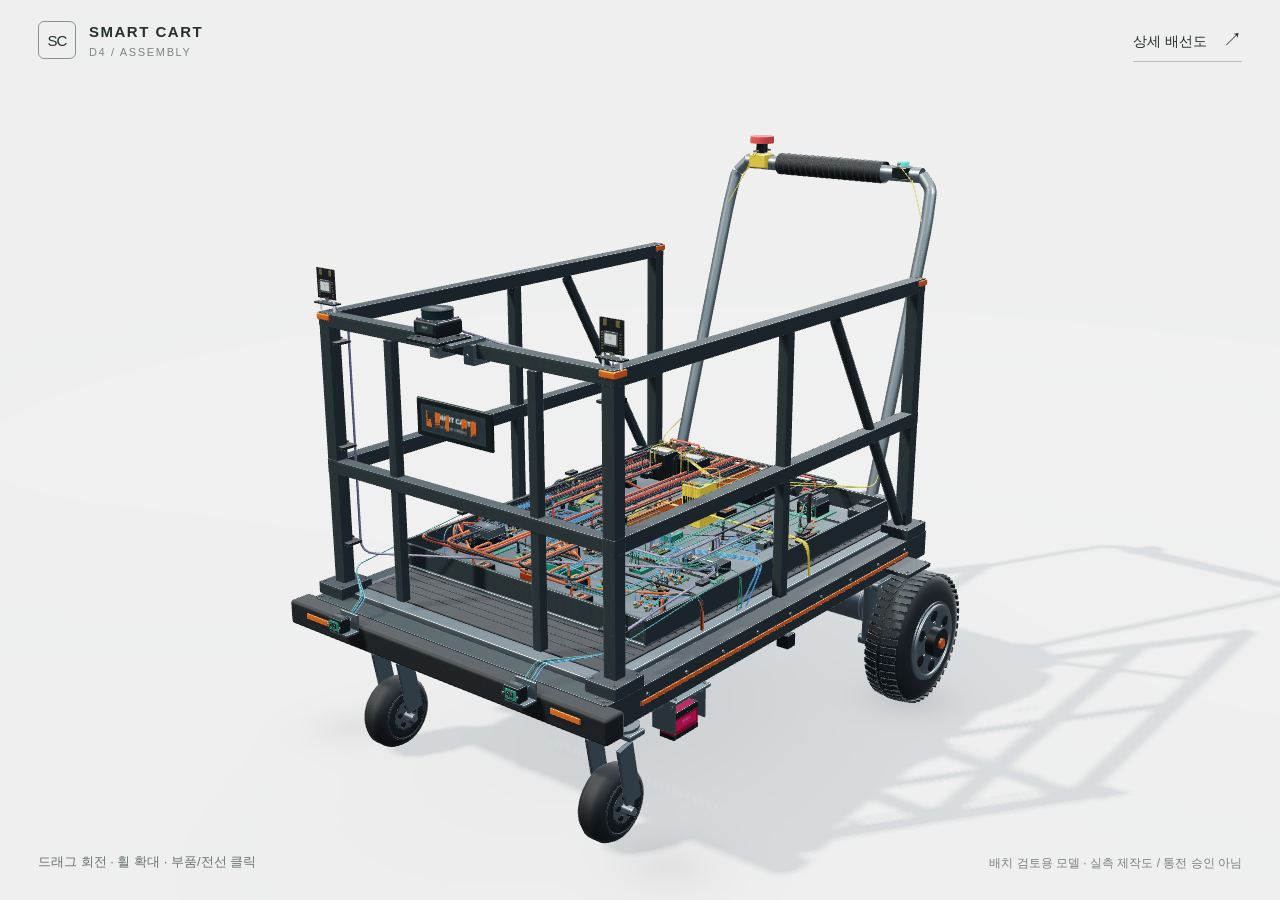
<file: index.html>
<!doctype html>
<html lang="ko"><head><meta charset="utf-8"><meta name="viewport" content="width=device-width, initial-scale=1"><meta name="theme-color" content="#eff0ee"><meta name="description" content="전륜 개별 서보, 전방 ToF와 전면 상단 LiDAR를 적용한 스마트 카트 D4. 부품과 전선을 클릭해 결선을 확인하는 3D 조립체."><title>Smart Cart D4 | 3D Assembly</title><link rel="icon" href="./assets/favicon.svg" type="image/svg+xml"><link rel="stylesheet" href="./css/model.css"></head>
<body>
<header class="model-header"><a class="wordmark" href="./index.html" aria-label="Smart Cart D4"><span class="brand-symbol">SC</span><span>SMART CART<span class="version">D4 / ASSEMBLY</span></span></a><a class="wiring-link" href="./wiring.html">상세 배선도 <span aria-hidden="true">↗</span></a></header>
<main class="model-stage"><canvas id="cart-canvas" tabindex="0" aria-label="스마트 카트 3D 조립체. 드래그 회전, 휠 확대, 우클릭 이동. 부품 또는 전선 클릭으로 설명. 키보드 방향키 회전, +/− 확대, Home 초기 시점, Escape 선택 해제."></canvas><div class="loading" id="model-loading" role="status"><span></span>조립체를 불러오는 중</div><div id="model-error" class="model-error" hidden></div><aside id="part-panel" class="part-panel" hidden aria-label="선택한 부품 또는 전선 설명"><button id="close-panel" class="close-panel" aria-label="설명 닫기">×</button><div id="part-content" aria-live="polite"></div></aside><div class="model-help"><span id="view-hint">드래그 회전 · 휠 확대 · 부품/전선 클릭</span><span id="render-note" hidden></span></div><div class="model-notice">배치 검토용 모델 · 실측 제작도 / 통전 승인 아님</div></main>
<script src="./js/design-data.js" defer></script><script src="./js/engine.js" defer></script><script src="./js/cpu-renderer.js" defer></script><script src="./js/cart-model.js" defer></script><script src="./js/model-app.js" defer></script>
</body></html>
</file>
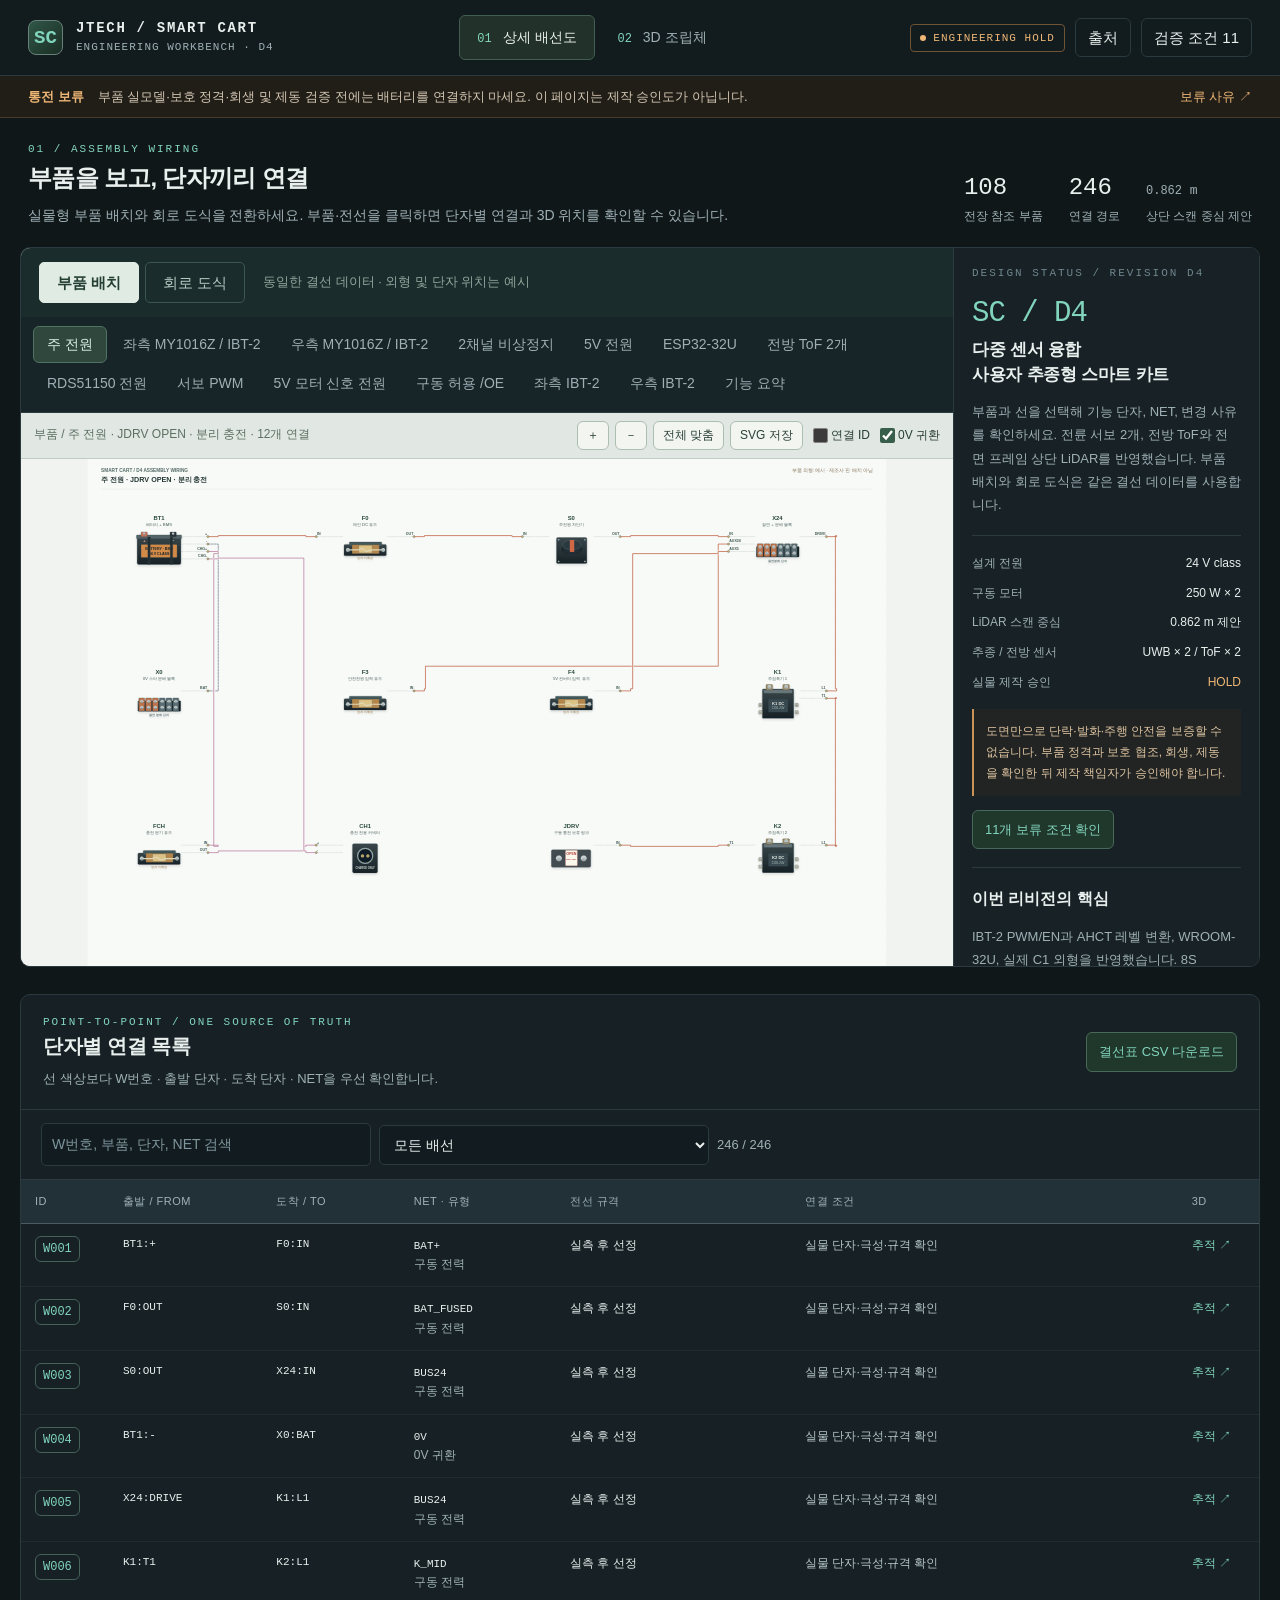
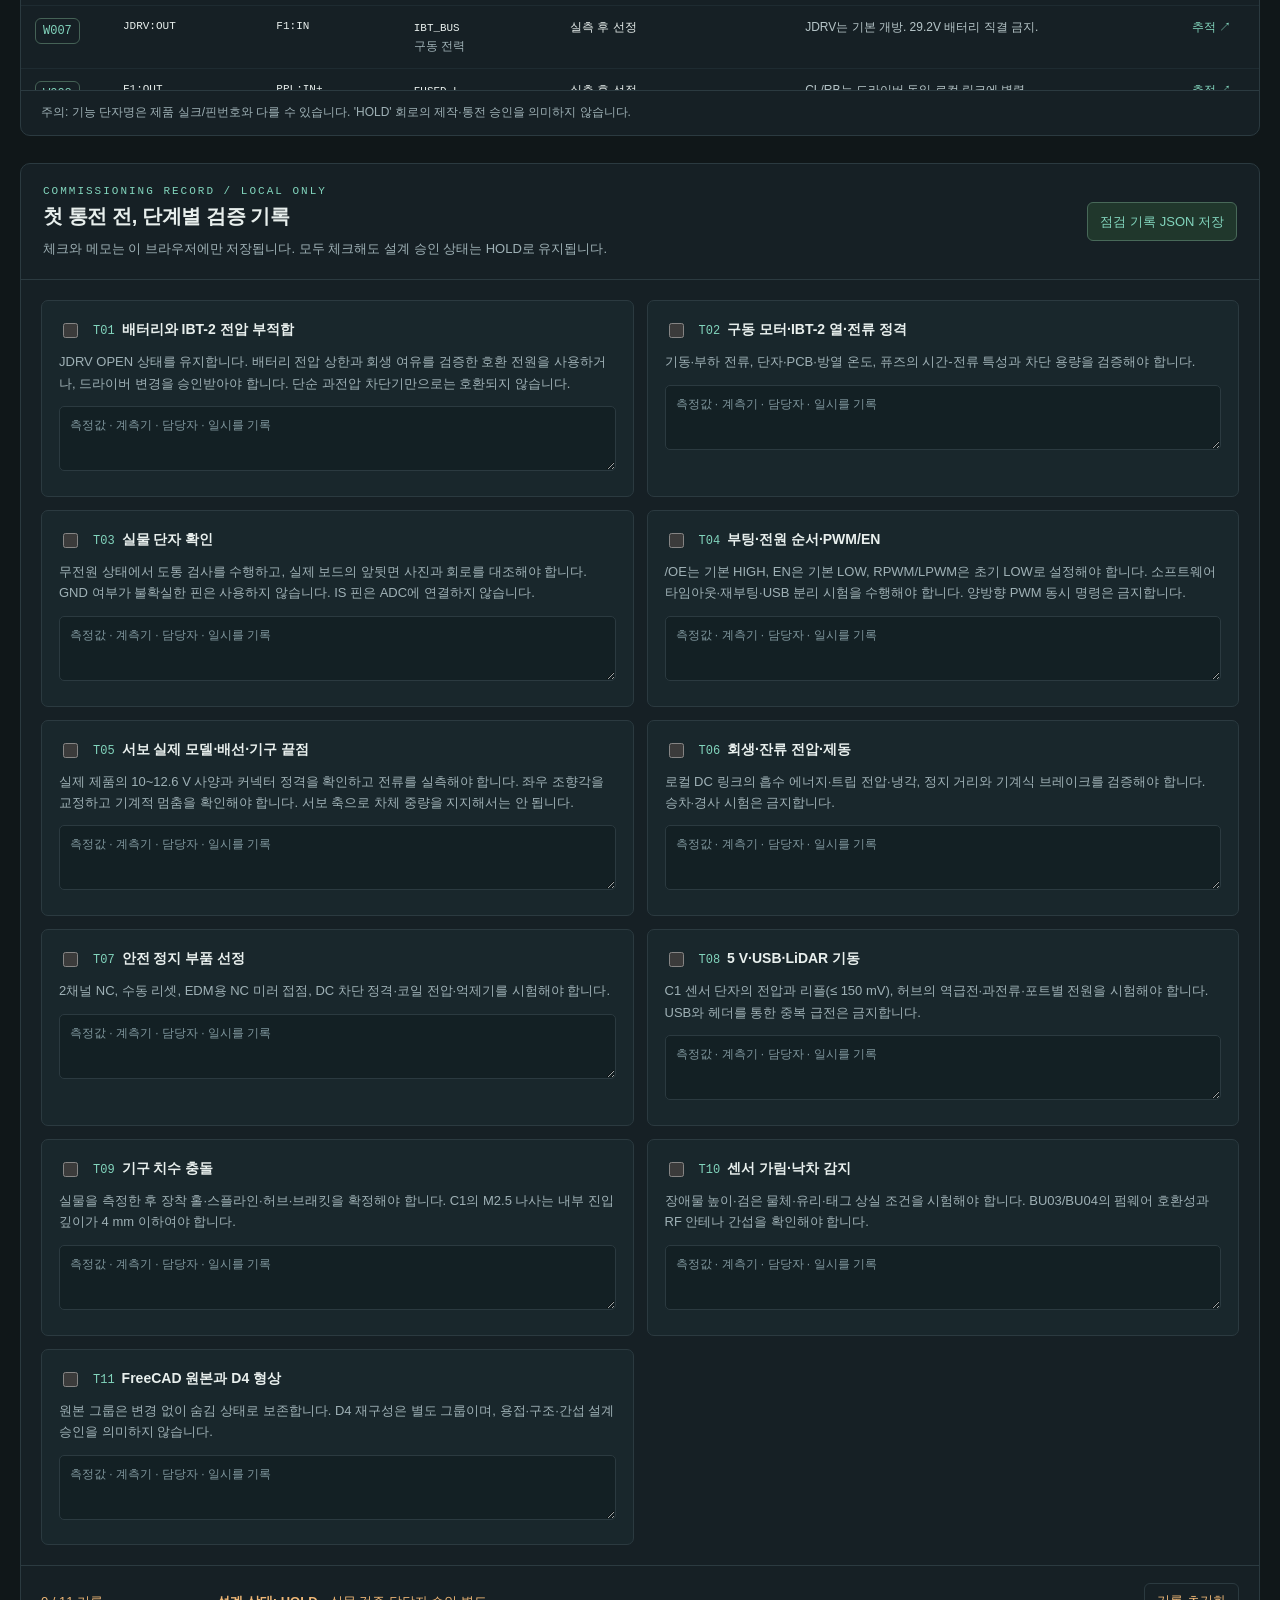
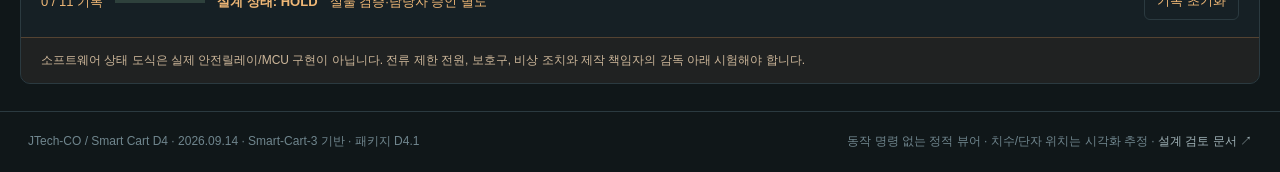
<file: wiring.html>
<!doctype html><html lang="ko"><head><meta charset="utf-8"><meta name="viewport" content="width=device-width, initial-scale=1"><meta name="theme-color" content="#142025"><meta name="description" content="스마트 카트 D4: 전륜 서보·전방 ToF·프레임 상단 LiDAR의 부품형 결선도 및 회로 도식. 실측 제작 승인도 또는 안전 인증이 아닙니다."><title>상세 배선도 | Smart Cart D4</title><link rel="icon" href="./assets/favicon.svg" type="image/svg+xml"><link rel="stylesheet" href="./css/app.css"></head><body data-page="wiring">
<header class="topbar"><a class="brand" href="./index.html"><span class="brand-mark">SC</span><span class="brand-text">JTECH / SMART CART<small>ENGINEERING WORKBENCH · D4</small></span></a><nav class="main-nav" aria-label="페이지"><a href="./wiring.html" class="current" aria-current="page"><b>01</b> 상세 배선도</a><a href="./index.html" ><b>02</b> 3D 조립체</a></nav><div class="header-actions"><span class="status-tag"><i class="dot"></i> ENGINEERING HOLD</span><button class="sources-open">출처</button><button class="gates-open">검증 조건 <span data-stat="gates">11</span></button></div></header>
<div class="notice"><strong>통전 보류</strong><span>부품 실모델·보호 정격·회생 및 제동 검증 전에는 배터리를 연결하지 마세요. 이 페이지는 제작 승인도가 아닙니다.</span><a href="#" class="gates-open">보류 사유 ↗</a></div>
<section class="page-head"><div><div class="eyebrow">01 / ASSEMBLY WIRING</div><h1>부품을 보고, 단자끼리 연결</h1><p>실물형 부품 배치와 회로 도식을 전환하세요. 부품·전선을 클릭하면 단자별 연결과 3D 위치를 확인할 수 있습니다.</p></div><div class="head-stats"><div class="head-stat"><strong data-stat="components">108</strong><span>전장 참조 부품</span></div><div class="head-stat"><strong data-stat="connections">246</strong><span>연결 경로</span></div><div class="head-stat"><strong><span data-stat="lidar">0.862</span><span style="font-size:13px"> m</span></strong><span>상단 스캔 중심 제안</span></div></div></section>
<main><section class="wiring-workspace"><div class="wiring-main"><div class="diagram-mode" role="group" aria-label="도면 표현"><button data-mode="physical" class="active">부품 배치</button><button data-mode="schematic">회로 도식</button><span>동일한 결선 데이터 · 외형 및 단자 위치는 예시</span></div><nav class="sheet-tabs" aria-label="회로 시트"><button data-sheet="power">주 전원</button><button data-sheet="driveL">좌측 MY1016Z / IBT-2</button><button data-sheet="driveR">우측 MY1016Z / IBT-2</button><button data-sheet="safety">2채널 비상정지</button><button data-sheet="usb">5V 전원</button><button data-sheet="sensor">ESP32-32U</button><button data-sheet="ranging">전방 ToF 2개</button><button data-sheet="steering">RDS51150 전원</button><button data-sheet="pwm">서보 PWM</button><button data-sheet="bufferpower">5V 모터 신호 전원</button><button data-sheet="enable">구동 허용 /OE</button><button data-sheet="signal">좌측 IBT-2</button><button data-sheet="signalR">우측 IBT-2</button><button data-sheet="overview">기능 요약</button></nav><div class="sheet-tools"><span class="sheet-caption" id="sheet-caption">D4 · 부품 배치 / 실물 핀 순서 아님</span><button id="zoom-in" aria-label="배선도 확대">＋</button><button id="zoom-out" aria-label="배선도 축소">－</button><button id="zoom-fit">전체 맞춤</button><button id="svg-save">SVG 저장</button><label><input type="checkbox" id="wire-labels">연결 ID</label><label><input type="checkbox" id="returns-show" checked>0V 귀환</label></div><div class="drawing-wrap" id="drawing-wrap" tabindex="0" aria-label="배선도. 휠과 핀치로 확대, 드래그로 이동. 부품과 선을 선택할 수 있습니다."></div><div class="diagram-bottom"><span class="legend-item"><i class="legend-line" style="--c:#be5b3d"></i>구동 전력</span><span class="legend-item"><i class="legend-line" style="--c:#7c7130"></i>안전정지</span><span class="legend-item"><i class="legend-line" style="--c:#36866d"></i>저전압</span><span class="legend-item"><i class="legend-line" style="--c:#647fc5"></i>신호</span><span class="legend-item"><i class="legend-line" style="--c:#8c75b5"></i>USB</span><span class="legend-item"><i class="legend-line" style="--c:#6f7d8a"></i>0V</span><span class="right">교차점은 접속 아님 · 포트 접점만 연결</span></div></div><aside class="inspector" id="inspector" aria-live="polite"></aside></section>
<section class="connection-section" id="connections"><header class="section-head"><div><div class="eyebrow">POINT-TO-POINT / ONE SOURCE OF TRUTH</div><h2>단자별 연결 목록</h2><p>선 색상보다 W번호 · 출발 단자 · 도착 단자 · NET을 우선 확인합니다.</p></div><a href="./data/point-to-point.csv" class="button" download>결선표 CSV 다운로드</a></header><div class="section-controls"><input class="input" id="wire-search" type="search" placeholder="W번호, 부품, 단자, NET 검색" aria-label="연결 검색"><select class="input" id="wire-filter" aria-label="연결 유형"><option value="all">모든 배선</option value="power">구동 전력</option><option value="steerpower">12V 조향 전력</option><option value="return">0V 귀환</option><option value="motor">모터 출력</option><option value="safety">안전정지</option><option value="logic">저전압 전원</option><option value="signal">신호</option><option value="usb">USB</option><option value="charge">충전</option></select><span class="small muted" id="wire-count">246 / 246</span></div><div class="table-scroll"><table class="connection-table"><thead><tr><th>ID</th><th>출발 / FROM</th><th>도착 / TO</th><th>NET · 유형</th><th>전선 규격</th><th>연결 조건</th><th>3D</th></tr></thead><tbody id="wire-table"></tbody></table></div><div class="table-summary">주의: 기능 단자명은 제품 실크/핀번호와 다를 수 있습니다. 'HOLD' 회로의 제작·통전 승인을 의미하지 않습니다.</div></section>
<section class="commission-section" id="commission"><header class="section-head"><div><div class="eyebrow">COMMISSIONING RECORD / LOCAL ONLY</div><h2>첫 통전 전, 단계별 검증 기록</h2><p>체크와 메모는 이 브라우저에만 저장됩니다. 모두 체크해도 설계 승인 상태는 HOLD로 유지됩니다.</p></div><button class="button" id="export-checks">점검 기록 JSON 저장</button></header><div class="check-grid" id="checks"></div><div class="check-foot"><span id="check-progress">0 / 11 기록</span><span class="progress"><i id="check-progress-bar" style="width:0%"></i></span><strong>설계 상태: HOLD</strong><span>실물 검증·담당자 승인 별도</span><button id="reset-checks">기록 초기화</button></div><div class="banner-inline">소프트웨어 상태 도식은 실제 안전릴레이/MCU 구현이 아닙니다. 전류 제한 전원, 보호구, 비상 조치와 제작 책임자의 감독 아래 시험해야 합니다.</div></section></main>

<footer class="footer"><span>JTech-CO / Smart Cart D4 · 2026.09.14 · Smart-Cart-3 기반 · 패키지 D4.1</span><span>동작 명령 없는 정적 뷰어 · 치수/단자 위치는 시각화 추정 · <a href="./docs/SAFETY-REVIEW-KR.md">설계 검토 문서 ↗</a></span></footer><div id="toast" class="toast hidden" role="status"></div><div id="modal-root"></div>
<script src="./js/design-data.js" defer></script><script src="./js/common.js" defer></script><script src="./js/schematic.js" defer></script><script src="./js/pictorial.js" defer></script><script src="./js/wiring-app.js" defer></script></body></html>
</file>
<file: css/model.css>
:root{font-family:Inter,"Segoe UI","Noto Sans KR","Malgun Gothic",sans-serif;color:#24312f;background:#eef0ee;font-synthesis:none}*{box-sizing:border-box}body{margin:0;overflow:hidden}a{color:inherit;text-decoration:none}button{font:inherit}button:focus-visible,a:focus-visible,canvas:focus-visible{outline:2px solid #b96739;outline-offset:4px}[hidden]{display:none!important}.model-header{height:80px;position:absolute;z-index:10;inset:0 0 auto;display:flex;align-items:center;justify-content:space-between;padding:0 38px;pointer-events:none}.model-header a{pointer-events:auto}.wordmark{display:flex;gap:13px;align-items:center;font-size:15px;font-weight:650;letter-spacing:.10em}.brand-symbol{width:38px;height:38px;display:grid;place-items:center;border:1px solid #88958c;border-radius:6px;font-size:15px;font-weight:500;letter-spacing:-.06em}.version{display:block;font-size:11px;font-weight:450;letter-spacing:.15em;color:#79877f;margin-top:6px}.wiring-link{font-size:14px;border-bottom:1px solid #b7c0ba;padding:8px 0}.wiring-link span{padding-left:12px;font-size:19px}.model-stage{position:relative;width:100vw;height:100dvh;min-height:380px}.model-stage canvas{display:block;width:100%;height:100%;touch-action:none;outline:none;cursor:grab}.model-stage canvas:active{cursor:grabbing}.loading{position:absolute;inset:0;display:flex;align-items:center;justify-content:center;gap:12px;background:#eef0ee;font-size:14px;letter-spacing:.03em;z-index:7}.loading span{width:22px;height:22px;border:2px solid #d9dfd9;border-top-color:#717f76;border-radius:50%;animation:spin 1s linear infinite}@keyframes spin{to{transform:rotate(360deg)}}.model-help{position:absolute;left:38px;bottom:27px;font-size:13px;line-height:1.7;color:#69756e;pointer-events:none}.model-help span{display:block}.model-notice{position:absolute;right:38px;bottom:28px;font-size:12px;color:#79847d;pointer-events:none}.part-panel{position:absolute;right:26px;top:99px;width:350px;max-height:calc(100dvh - 178px);overflow:auto;background:rgba(251,252,249,.965);border:1px solid #d0d8d0;border-top:3px solid #c5794d;border-radius:6px;box-shadow:0 14px 40px #263b2920;padding:25px 23px 22px;scrollbar-width:thin;scrollbar-color:#bcc7bd transparent;backdrop-filter:blur(12px)}.close-panel{position:absolute;right:12px;top:10px;width:32px;height:32px;border:0;background:transparent;font-size:25px;font-weight:300;color:#66776b;cursor:pointer}.part-kind{color:#87948b;font-size:11px;letter-spacing:.15em;font-weight:550;margin-bottom:13px}.part-ref{font-family:Consolas,monospace;font-size:27px;font-weight:500;color:#ab663e;margin-bottom:7px}.part-panel h1{font-size:20px;line-height:1.5;margin:0 25px 6px 0;font-weight:650;letter-spacing:-.04em}.part-sub{font-size:13px;color:#6b7b71;margin:0 0 16px;line-height:1.8}.part-description{font-size:14px;line-height:1.95;margin:16px 0 18px;word-break:keep-all;overflow-wrap:anywhere}.part-note{font-size:12px;line-height:1.8;color:#8e6e49;border-left:2px solid #d6b58a;padding-left:10px;margin:14px 0}.endpoint{border:1px solid #d9e0d7;padding:12px;margin:8px 0;background:#f0f3ed;border-radius:4px}.endpoint small{font-size:11px;letter-spacing:.08em;color:#859183;display:block;margin-bottom:7px}.endpoint button{background:none;border:0;font:15px Consolas,monospace;color:#3d5c4a;text-align:left;padding:0;cursor:pointer;overflow-wrap:anywhere}.wire-kind{display:inline-flex;align-items:center;font-size:12px;gap:7px;color:#667367}.wire-kind i{width:22px;height:3px;background:var(--wire-color);border-radius:2px}.detail-title{font-size:12px;font-weight:600;letter-spacing:.05em;margin:20px 0 9px;color:#647365}.pin-table{width:100%;border-collapse:collapse;table-layout:fixed;font:11px Consolas,monospace}.pin-table td{padding:8px 3px;border-bottom:1px solid #e3e8df;word-break:break-all;line-height:1.65}.pin-table td:first-child{width:51%}.related{display:flex;flex-direction:column;gap:5px;margin-top:9px}.related button{font:12px Consolas,monospace;border:1px solid #e0e6dc;border-radius:3px;text-align:left;padding:9px;background:#f5f7f1;color:#3f5c49;cursor:pointer;overflow-wrap:anywhere}.related button:hover{background:#e7eee4;border-color:#b0c1ac}details>summary{font-size:13px;cursor:pointer;color:#4f6757;margin-top:20px}.model-error{position:absolute;inset:35% auto auto 50%;transform:translateX(-50%);width:min(520px,calc(100% - 40px));background:#fffef8;border:1px solid #d6b98e;padding:28px;border-radius:5px;line-height:1.9;font-size:15px}.model-error a{text-decoration:underline;color:#835739}#render-note{color:#967950;font-size:11px}body.has-selection .model-notice{opacity:.55}@media(max-width:900px){.model-header{height:70px;padding:0 24px}.part-panel{right:16px;top:82px;width:310px;max-height:calc(100dvh - 145px)}.model-notice{right:24px;bottom:20px;font-size:11px}.model-help{left:24px;bottom:42px;font-size:12px}}@media(max-width:600px){.model-header{height:64px;padding:0 18px}.wordmark{font-size:12px;gap:9px}.brand-symbol{width:31px;height:31px;font-size:13px}.version{font-size:9px}.wiring-link{font-size:12px}.wiring-link span{padding-left:6px;font-size:16px}.part-panel{top:auto;bottom:14px;left:12px;right:12px;width:auto;max-height:42dvh;padding:19px 20px}.part-ref{font-size:22px}.part-kind{margin-bottom:7px}.part-panel h1{font-size:18px}.part-description{font-size:13px;line-height:1.8}.model-help{left:18px;bottom:42px;font-size:11px}.model-notice{left:18px;right:auto;font-size:10px;bottom:24px}body.has-selection .model-help,body.has-selection .model-notice{visibility:hidden}.part-panel .part-sub{margin-bottom:9px}}@media(prefers-reduced-motion:reduce){*{animation:none!important;scroll-behavior:auto!important}}

.part-photo{margin:18px 0;background:#fff;border:1px solid #d9dfd9;border-radius:6px;padding:12px}.part-photo img{display:block;width:100%;height:180px;object-fit:contain}.part-photo figcaption{font-size:12px;line-height:1.5;color:#68766d;margin-top:8px}.evidence-table{border-collapse:collapse;width:100%;font-size:13px;margin:16px 0;line-height:1.6}.evidence-table th,.evidence-table td{padding:8px 5px;border-bottom:1px solid #dce2db;text-align:left;vertical-align:top;overflow-wrap:anywhere}.evidence-table th{width:36%;font-weight:600;color:#466553}
</file>
<file: css/app.css>
:root{color-scheme:dark;--bg:#101719;--panel:#172024;--panel2:#1b272c;--border:#2b3a40;--text:#e8efed;--muted:#9fb1b6;--soft:#70868e;--accent:#82d5bd;--amber:#efb776;--red:#f09086;--blue:#a4bce9;--radius:10px;--mono:ui-monospace,SFMono-Regular,Consolas,monospace}
*{box-sizing:border-box}html{scroll-behavior:smooth}body{margin:0;font:15px/1.65 -apple-system,BlinkMacSystemFont,"Segoe UI","Noto Sans KR","Malgun Gothic",sans-serif;background:var(--bg);color:var(--text)}button,input,select,textarea{font:inherit}button,a,select,input{ -webkit-tap-highlight-color:transparent}button,a{touch-action:manipulation}button{cursor:pointer;color:inherit;background:transparent;border:1px solid var(--border);border-radius:6px;padding:8px 12px;line-height:1.4;transition:background .15s,border-color .15s}button:hover,a.button:hover{background:#26383e;border-color:#52666e}button:focus-visible,a:focus-visible,input:focus-visible,select:focus-visible{outline:2px solid var(--accent);outline-offset:3px}button:disabled{opacity:.4;cursor:not-allowed}button.active,button[aria-pressed=true]{background:#234239;border-color:#5b9c88;color:#c6f4e4}a{color:var(--accent);text-decoration:none}a:hover{text-decoration:underline}h1,h2,h3,p{margin:0}h1{font-size:24px;font-weight:650;letter-spacing:-.7px}h2{font-size:20px;font-weight:600;letter-spacing:-.4px}h3{font-size:16px;font-weight:600}small{font-size:13px}code,.mono{font-family:var(--mono);font-size:.91em}.muted{color:var(--muted)}.eyebrow{font:11px/1.4 var(--mono);letter-spacing:2px;color:var(--accent);text-transform:uppercase}.small{font-size:13px}.topbar{height:76px;display:flex;align-items:center;justify-content:space-between;padding:0 28px;border-bottom:1px solid var(--border);gap:20px;background:#121b1e}.brand{display:flex;align-items:center;gap:13px;color:var(--text);flex-shrink:0}.brand:hover{text-decoration:none}.brand-mark{width:35px;height:35px;border:1px solid #698277;border-radius:8px;display:grid;place-items:center;color:var(--accent);font:700 19px var(--mono);background:linear-gradient(135deg,#305747,#1a2d26)}.brand-text{font:600 14px/1.4 var(--mono);letter-spacing:1.7px}.brand small{display:block;font:11px/1.5 var(--mono);letter-spacing:1px;color:var(--muted)}.main-nav{display:flex;gap:5px;align-items:center}.main-nav a{padding:10px 17px;border-radius:6px;font-size:14px;color:var(--muted);border:1px solid transparent;white-space:nowrap}.main-nav a.current{color:var(--text);background:#223129;border-color:#425e50}.main-nav b{font:12px var(--mono);color:var(--accent);margin-right:7px}.header-actions{display:flex;align-items:center;gap:10px}.status-tag{display:inline-flex;align-items:center;gap:7px;font:11px var(--mono);letter-spacing:1px;color:var(--amber);border:1px solid #6e5335;border-radius:4px;padding:7px 9px;white-space:nowrap}.dot{width:6px;height:6px;background:currentColor;border-radius:50%;display:inline-block}.notice{padding:10px 28px;display:flex;gap:14px;align-items:center;border-bottom:1px solid #473b2c;background:#211e18;color:#d3c6b2;font-size:13px}.notice strong{color:var(--amber);white-space:nowrap;font-weight:600}.notice a{margin-left:auto;color:var(--amber);white-space:nowrap}.page-head{padding:24px 28px 19px;display:flex;align-items:flex-end;gap:20px;justify-content:space-between}.page-head p{font-size:14px;margin-top:7px;color:var(--muted)}.head-stats{display:flex;gap:26px}.head-stat strong{font:500 24px var(--mono);display:block;color:var(--text);line-height:1.2}.head-stat span{font-size:12px;color:var(--muted)}.workspace{display:grid;grid-template-columns:223px minmax(0,1fr) 295px;gap:0;margin:0 20px;border:1px solid var(--border);border-radius:var(--radius);overflow:hidden;min-height:645px;height:calc(100vh - 257px);max-height:940px;background:var(--panel)}.sidebar{overflow:auto;padding:17px 13px;border-right:1px solid var(--border)}.side-title{display:flex;align-items:center;justify-content:space-between;padding:0 4px 13px}.side-title span{font:11px var(--mono);color:var(--muted)}.input{width:100%;background:#121c20;color:var(--text);border:1px solid var(--border);border-radius:5px;padding:9px 10px;min-height:40px;font-size:14px}.input::placeholder{color:#7f969d}.search-wrap{padding-bottom:13px}.side-group{margin-top:9px}.group-title{font-size:12px;color:var(--soft);padding:9px 7px 4px;font-weight:500;letter-spacing:.5px}.component-btn{display:flex;align-items:center;gap:9px;width:100%;text-align:left;padding:8px 7px;border:1px solid transparent;font-size:13px;line-height:1.3;margin:2px 0}.component-btn .ref{font:11px var(--mono);color:var(--accent);min-width:41px}.component-btn.active{background:#263b36;border-color:#365549}.component-btn span:last-child{overflow:hidden;text-overflow:ellipsis;white-space:nowrap}.view-studio{display:flex;min-width:0;flex-direction:column;position:relative;background:#35414a}.view-toolbar{display:flex;gap:5px;align-items:center;flex-wrap:wrap;padding:10px 12px;border-bottom:1px solid #435159;background:#202d32;z-index:4}.view-toolbar button{font-size:12px;padding:7px 10px;border-color:#45545a}.view-toolbar .spacer{flex:1}.canvas-wrap{position:relative;flex:1;min-height:380px;overflow:hidden;background:#35404a}.canvas-wrap canvas{display:block;width:100%;height:100%;position:absolute;inset:0;touch-action:none}.stage-label{position:absolute;left:19px;top:18px;pointer-events:none;z-index:2;color:#d3e3e8}.stage-label .eyebrow{font-size:10px;color:#bfdbd1}.stage-label h3{font-size:14px;margin-top:3px;font-weight:500}.stage-label small{font-size:11px;color:#b1c1c7;display:block;margin-top:4px}.stage-corner{position:absolute;right:18px;top:18px;font:11px var(--mono);color:#d3e4df;border-top:1px solid #738b87;padding-top:6px}.stage-bottom{position:absolute;bottom:15px;left:18px;right:18px;display:flex;justify-content:space-between;gap:10px;align-items:flex-end;z-index:2;pointer-events:none}.stage-bottom span{font-size:11px;color:#c4d2d6;background:#223039af;border:1px solid #5a6b7440;padding:6px 9px;border-radius:4px;backdrop-filter:blur(5px)}.labels{position:absolute;inset:0;pointer-events:none;z-index:3}.model-label{position:absolute;transform:translate(-50%,-100%);white-space:nowrap;font:11px/1.4 var(--mono);padding:5px 7px;background:#14252ddc;border:1px solid #68878578;border-radius:4px;color:#d6eee6;pointer-events:auto;box-shadow:0 4px 10px #0002}.model-label:after{content:"";position:absolute;width:1px;height:9px;background:#84bda4;left:50%;top:100%}.viewport-foot{display:flex;gap:14px;align-items:center;flex-wrap:wrap;padding:10px 14px;font-size:12px;background:#202d32;border-top:1px solid #435159}.toggle{display:inline-flex;gap:6px;align-items:center;cursor:pointer;white-space:nowrap;color:var(--muted)}input[type=checkbox]{accent-color:var(--accent);width:15px;height:15px;vertical-align:middle}.inspector{padding:18px 18px 22px;border-left:1px solid var(--border);overflow:auto;background:#172126}.inspector .eyebrow{color:var(--soft);margin-bottom:16px}.inspector .inspector-ref{font:500 29px var(--mono);letter-spacing:-1px;color:var(--accent);margin-bottom:7px}.inspector h2{font-size:17px;line-height:1.5;letter-spacing:-.3px}.inspector p{font-size:13px;line-height:1.8;color:var(--muted);margin-top:12px;overflow-wrap:anywhere}.inspector .subtitle{color:var(--text);font-size:13px;margin-top:7px}.divider{height:1px;background:var(--border);margin:18px 0}.info-pair{display:flex;align-items:baseline;gap:10px;justify-content:space-between;font-size:12px;margin:10px 0}.info-pair span{color:var(--muted)}.info-pair strong{font-weight:500;text-align:right}.warning-box{padding:12px;border-left:2px solid #cb9356;background:#31292066;color:#dec3a0;font-size:12px;line-height:1.75;margin-top:16px}.port-list{margin:12px 0}.port-row{padding:7px 0;border-bottom:1px solid #2c3d4266;display:flex;justify-content:space-between;gap:8px;align-items:flex-start;font:11px/1.5 var(--mono);overflow-wrap:anywhere}.port-row span:first-child{max-width:60%;color:#d2dedf}.port-row span:last-child{color:var(--accent);text-align:right}.related{display:flex;gap:4px;flex-wrap:wrap;margin-top:10px}.chip{font:11px var(--mono);padding:6px 7px;display:inline-flex;border:1px solid #3b4c54;border-radius:4px;color:var(--muted)}.button{display:inline-block;border:1px solid #486959;border-radius:6px;padding:9px 12px;text-align:center;font-size:13px;color:var(--accent);background:#20372c;line-height:1.5}.button:hover{text-decoration:none}.inspector .button{display:block;margin-top:14px}.under-grid{display:grid;grid-template-columns:1.1fr 1fr 1fr;gap:14px;margin:18px 20px 26px}.under-card{padding:17px 20px;border:1px solid var(--border);border-radius:8px;background:#152024}.under-card .num{font:11px var(--mono);color:var(--accent);margin-bottom:8px}.under-card h3{font-size:14px;margin-bottom:7px}.under-card p{font-size:13px;color:var(--muted)}.under-card a{font-size:13px;display:inline-block;margin-top:8px}.footer{display:flex;justify-content:space-between;gap:20px;flex-wrap:wrap;border-top:1px solid var(--border);padding:20px 28px;font-size:12px;color:var(--soft)}.footer a{color:var(--muted)}.error-view{padding:45px 28px;position:absolute;inset:0;z-index:10;background:#1c2b32}.error-view h2{margin:20px 0}.error-view p{max-width:580px;color:var(--muted);margin:12px 0}.error-view img{width:100%;max-width:640px;border-radius:8px}.hidden,[hidden]{display:none!important}.loading{position:absolute;inset:0;z-index:7;display:grid;place-content:center;background:#25333be8;color:var(--accent);text-align:center}.loading small{display:block;margin-top:9px;color:var(--muted)}.toast{position:fixed;bottom:25px;left:50%;transform:translateX(-50%);padding:11px 18px;border:1px solid #5f8274;border-radius:6px;z-index:1000;background:#253b32;box-shadow:0 10px 35px #0008;font-size:14px;max-width:90vw}.modal-backdrop{position:fixed;inset:0;background:#0009;z-index:200;display:grid;place-items:center;padding:22px;backdrop-filter:blur(5px)}.modal{max-width:850px;max-height:86vh;width:100%;overflow:auto;background:#182429;border:1px solid #42555d;border-radius:10px;padding:25px}.modal-head{display:flex;justify-content:space-between;align-items:center;gap:20px;position:sticky;top:-25px;background:#182429;padding:12px 0;z-index:3}.modal-head button{font-size:20px;padding:3px 11px}.modal>p{margin:8px 0 20px;font-size:14px;color:var(--muted)}.gate{border:1px solid #584833;border-radius:7px;padding:16px;margin:12px 0;background:#322b2140}.gate .gate-id{font:11px var(--mono);color:var(--amber)}.gate h3{margin:6px 0 8px}.gate p{font-size:13px;line-height:1.75;color:#bcb9ad}.gate .required{border-top:1px solid #4e4537;margin-top:10px;padding-top:10px;color:#e0c5a1}.source{padding:14px 0;border-bottom:1px solid var(--border);font-size:13px;overflow-wrap:anywhere}.source code{color:var(--muted);margin-right:9px}.source a{color:var(--text)}.source small{display:block;margin-top:5px;color:var(--muted)}
/* Wiring workbench */
.wiring-workspace{display:grid;grid-template-columns:minmax(0,1fr) 306px;margin:0 20px;border:1px solid var(--border);border-radius:10px;overflow:hidden;height:720px}.wiring-main{min-width:0;display:flex;flex-direction:column;background:#eff2ed}.sheet-tabs{display:flex;gap:2px;padding:9px 12px;background:#172428;overflow-x:auto;flex-shrink:0;border-bottom:1px solid var(--border)}.sheet-tabs button{font-size:13px;white-space:nowrap;border-color:transparent;padding:8px 13px;color:var(--muted)}.sheet-tabs button.active{background:#30473d;color:#d8f0e5;border-color:#507261}.sheet-tools{display:flex;align-items:center;gap:6px;padding:8px 13px;background:#e1e7e2;border-bottom:1px solid #c0cdc4;color:#283f36;flex-wrap:wrap}.sheet-tools button{padding:5px 9px;font-size:12px;border-color:#acbeb2;color:#294038;background:#f3f5f1}.sheet-tools button:hover{background:#ccdbcf}.sheet-tools .sheet-caption{margin-right:auto;color:#5c7063;font-size:12px}.sheet-tools input{accent-color:#375e4b}.sheet-tools label{font-size:12px}.drawing-wrap{flex:1;min-height:340px;position:relative;overflow:hidden;touch-action:none;background:#f0f3ef;cursor:grab}.drawing-wrap.dragging{cursor:grabbing}.drawing-wrap svg{display:block;width:100%;height:100%;user-select:none}.drawing-wrap .wire{cursor:pointer}.drawing-wrap .wire-hit{stroke:transparent;stroke-width:20;fill:none;pointer-events:stroke}.drawing-wrap .wire-line{fill:none;stroke-width:3.2;stroke-linejoin:round;stroke-linecap:round;pointer-events:none}.drawing-wrap .wire.selected .wire-line{stroke-width:7;filter:drop-shadow(0 0 4px #52a184)}.drawing-wrap .node{cursor:pointer}.drawing-wrap .node:hover .node-body{stroke:#639580;stroke-width:3}.drawing-wrap .node.selected .node-body{stroke:#298263;stroke-width:4}.diagram-bottom{display:flex;gap:15px;align-items:center;flex-wrap:wrap;padding:9px 14px;color:#4e6457;border-top:1px solid #c7d4ca;font-size:11px;background:#e8eee7}.legend-item{display:flex;align-items:center;gap:5px;white-space:nowrap}.legend-line{width:19px;height:3px;border-radius:2px;background:var(--c)}.diagram-bottom .right{margin-left:auto}.connection-section,.commission-section{margin:27px 20px;border:1px solid var(--border);border-radius:10px;overflow:hidden;background:#162025}.section-head{display:flex;align-items:center;justify-content:space-between;padding:20px 22px;border-bottom:1px solid var(--border);gap:15px}.section-head p{font-size:13px;color:var(--muted);margin-top:5px}.section-controls{display:flex;gap:8px;align-items:center;padding:13px 20px;border-bottom:1px solid var(--border);flex-wrap:wrap}.section-controls .input{max-width:330px}.section-controls select{max-width:155px}.table-scroll{overflow:auto;max-height:510px}.connection-table{border-collapse:collapse;width:100%;text-align:left;font-size:12px;min-width:1000px}.connection-table th{position:sticky;top:0;background:#223138;z-index:1;color:var(--muted);font-size:11px;font-weight:500;letter-spacing:.5px;padding:12px 14px;border-bottom:1px solid #4a5b63}.connection-table td{padding:12px 14px;border-bottom:1px solid #2d3f455c;vertical-align:top;line-height:1.6}.connection-table tr:hover td{background:#233630}.connection-table td:nth-child(2),.connection-table td:nth-child(3){font-family:var(--mono);font-size:11px;white-space:nowrap}.connection-table .note{max-width:320px;min-width:170px;color:#b7c6c9}.connection-table button{font:12px var(--mono);padding:5px 7px;color:var(--accent);border-color:#456256}.table-summary{font-size:12px;color:var(--muted);padding:12px 20px;border-top:1px solid var(--border)}.check-grid{display:grid;grid-template-columns:1fr 1fr;gap:13px;padding:20px}.check-card{padding:17px;border:1px solid var(--border);border-radius:7px;background:#19272c}.check-card label{display:flex;gap:12px;align-items:flex-start;font-size:14px;font-weight:600}.check-card label input{margin-top:5px;flex-shrink:0}.check-card .step{font:12px var(--mono);color:var(--accent);margin-right:7px}.check-card p{font-size:13px;color:var(--muted);margin:10px 0 12px}.check-card textarea{resize:vertical;min-height:65px;background:#132024;font-size:12px}.check-foot{padding:17px 20px;border-top:1px solid var(--border);display:flex;gap:12px;align-items:center;flex-wrap:wrap;font-size:13px;color:var(--amber)}.check-foot button{margin-left:auto}.progress{height:3px;background:#2e413c;flex:0 0 90px}.progress>i{display:block;height:100%;background:var(--accent)}.banner-inline{padding:13px 20px;color:#cdb79a;background:#31271e66;border-top:1px solid #544332;font-size:12px}.state-grid{display:flex;gap:8px;flex-wrap:wrap;margin-top:14px}.state-grid button{font-size:12px}.state-description{min-height:70px;border-left:2px solid var(--accent);padding-left:12px}.subtle-link{font-size:12px;color:var(--muted)}.no-result{padding:20px;color:var(--muted);font-size:13px}.mobile-tools{display:none}.error-small{padding:10px;color:#f4bcb6}
@media(min-width:1750px){.workspace{grid-template-columns:240px minmax(0,1fr) 324px}.inspector{padding:22px}.wiring-workspace{height:790px;grid-template-columns:minmax(0,1fr) 326px}.page-head{padding-top:28px}.canvas-wrap{min-height:520px}}
@media(max-width:1190px){.workspace{grid-template-columns:180px minmax(0,1fr) 250px;margin:0 12px}.sidebar{padding:15px 8px}.inspector{padding:16px 13px}.page-head{padding:20px}.page-head p{max-width:620px}.topbar{padding:0 20px}.header-actions .status-tag{display:none}.head-stats{gap:17px}.head-stat strong{font-size:21px}.wiring-workspace{margin:0 12px;grid-template-columns:minmax(0,1fr) 260px;height:665px}.under-grid{margin:15px 12px 24px;gap:10px}.under-card{padding:15px}.model-label{font-size:10px}.notice{padding:10px 20px}.view-toolbar{gap:3px;padding:8px}.view-toolbar button{padding:6px 8px}}
@media(max-width:950px){.workspace{grid-template-columns:180px minmax(0,1fr);height:665px;max-height:none;min-height:0}.inspector{border-left:0;border-top:1px solid var(--border)}.workspace>.inspector{grid-column:1/-1;max-height:310px;display:none}.workspace.show-inspector{height:auto}.workspace.show-inspector>.inspector{display:block}.workspace.show-inspector .view-studio{min-height:620px}.wiring-workspace{grid-template-columns:1fr;height:auto}.wiring-workspace .wiring-main{height:650px}.wiring-workspace>.inspector{max-height:380px}.head-stats{display:none}.mobile-tools{display:inline-block}.main-nav a{padding:8px 12px}.header-actions button{font-size:12px}.header-actions .sources-open{display:none}.under-grid{grid-template-columns:1fr 1fr}.under-grid .under-card:last-child{grid-column:1/-1}.brand-text{font-size:12px}.brand small{font-size:10px}.check-grid{padding:15px}.notice{font-size:12px}.notice strong{display:none}.notice a{font-size:11px}}
@media(max-width:640px){body{font-size:14px}.topbar{height:106px;display:grid;grid-template-columns:1fr auto;gap:0;padding:10px 14px 0;align-items:center}.brand{gap:9px}.brand-mark{width:29px;height:29px;font-size:16px}.brand-text{font-size:12px;letter-spacing:1px}.brand small{font-size:9px}.main-nav{grid-column:1/-1;grid-row:2;justify-content:center;gap:6px;align-self:end}.main-nav a{padding:9px 15px;font-size:13px;border-radius:5px 5px 0 0}.header-actions{grid-column:2;grid-row:1}.header-actions button{font-size:11px;padding:6px 9px}.notice{padding:9px 14px;font-size:11px;gap:6px;align-items:flex-start}.notice a{font-size:10px;align-self:center}.page-head{padding:18px 15px 15px;display:block}.page-head .eyebrow{font-size:10px}h1{font-size:23px}.page-head p{font-size:12px;line-height:1.7;margin-top:6px}.workspace{display:flex;flex-direction:column;margin:0 10px;height:auto;min-height:0;max-height:none}.workspace>.sidebar{max-height:185px;border-right:0;border-bottom:1px solid var(--border);padding:10px;order:2;display:none}.workspace.show-parts>.sidebar{display:block}.side-title{display:none}.search-wrap{padding:0 0 6px}.side-group{display:contents}.group-title{display:none}.component-btn{display:inline-flex;width:auto;max-width:48%;margin:2px;font-size:11px;padding:7px 6px;background:#203036}.component-btn .ref{min-width:27px;font-size:10px}.view-studio{order:1;min-height:530px}.view-toolbar{gap:4px;padding:9px 8px}.view-toolbar button{font-size:11px;padding:6px 8px}.view-toolbar .spacer{display:none}.canvas-wrap{min-height:400px}.viewport-foot{gap:12px;font-size:11px;padding:9px 10px}.viewport-foot .toggle{gap:3px}.viewport-foot input{width:13px;height:13px}.stage-label{top:13px;left:12px}.stage-label h3{font-size:12px}.stage-label small{font-size:10px;max-width:220px}.stage-corner{right:12px;top:14px;font-size:9px}.stage-bottom{left:10px;right:10px;bottom:10px}.stage-bottom span{font-size:9px;padding:5px 6px}.stage-bottom span:first-child{max-width:210px}.model-label{font-size:9px;padding:4px 5px}.workspace>.inspector,.workspace.show-inspector>.inspector{display:block;order:3;max-height:450px;padding:18px}.workspace.show-inspector .view-studio{min-height:530px}.inspector .eyebrow{margin-bottom:12px}.under-grid{grid-template-columns:1fr;margin:15px 10px 20px;gap:9px}.under-grid .under-card:last-child{grid-column:auto}.under-card{padding:16px}.under-card p{font-size:12px}.under-card h3{font-size:14px}.wiring-workspace{margin:0 10px}.wiring-workspace .wiring-main{height:550px}.sheet-tabs{padding:8px;gap:1px}.sheet-tabs button{font-size:12px;padding:7px 10px}.sheet-tools{padding:7px 9px;gap:4px}.sheet-tools .sheet-caption{flex-basis:100%;font-size:11px}.sheet-tools button{font-size:11px;padding:5px 8px}.sheet-tools label{font-size:10px}.diagram-bottom{gap:9px;font-size:10px;padding:8px 10px}.diagram-bottom .right{display:none}.connection-section,.commission-section{margin:19px 10px}.section-head{padding:16px;display:block}.section-head h2{font-size:18px}.section-head p{font-size:12px}.section-head .button{margin-top:10px;font-size:12px}.section-controls{padding:11px;gap:6px}.section-controls .input{max-width:none}.section-controls select{max-width:145px}.check-grid{grid-template-columns:1fr;padding:11px;gap:10px}.check-card{padding:14px}.check-card label{font-size:13px}.check-card p{font-size:12px}.check-foot{padding:14px;font-size:12px}.check-foot button{margin-left:0}.banner-inline{font-size:11px;padding:12px}.footer{padding:18px;font-size:11px;gap:12px}.modal-backdrop{padding:10px}.modal{padding:16px;max-height:92vh}.modal-head{top:-16px}.modal-head h2{font-size:18px}.gate{padding:13px}.modal>p{font-size:12px}.gate p{font-size:12px}.gate h3{font-size:14px}.port-row{font-size:11px}.info-pair{font-size:12px}}
@media(prefers-reduced-motion:reduce){html{scroll-behavior:auto}*{transition:none!important}}
@media print{.topbar,.notice,.sidebar,.inspector,.view-toolbar,.viewport-foot,.sheet-tabs,.sheet-tools,.footer,.section-controls,.check-foot,.header-actions,.under-grid{display:none!important}body{background:white;color:black}.page-head{padding:10px}.page-head p{color:#333}.wiring-workspace{border:none;height:auto;margin:0;display:block}.wiring-main{height:640px!important}.drawing-wrap svg{width:100%;height:100%}.connection-section,.commission-section{break-before:page;background:white;margin:0;border:0}.table-scroll{max-height:none;overflow:visible}.connection-table{font-size:8px;min-width:0}.connection-table th{position:static;background:#eee;color:#222}.connection-table td{color:black;padding:6px}.table-summary,.banner-inline{color:#333}.check-grid{display:block}.check-card{break-inside:avoid;background:white;color:black;margin:12px 0}.check-card p{color:#333}.check-card textarea{background:white;color:black}.workspace{height:620px;display:block}.canvas-wrap{height:570px}.view-studio{height:620px}}
/* Grid/flex min-content must not crop the fitted schematic or bottom legend. */
.wiring-main{min-height:0}.drawing-wrap{min-height:0}.drawing-wrap svg{position:absolute;inset:0}

@media(max-width:640px){.workspace>.inspector,.workspace.show-inspector>.inspector,.wiring-workspace>.inspector{max-height:none}.stage-label h3,.stage-label small{display:none}}
/* D3 physical diagram and additional steering sheets. */
.diagram-mode{display:flex;align-items:center;gap:6px;padding:14px 18px;border-bottom:1px solid var(--line);background:#1b2c2c}.diagram-mode button{padding:9px 17px;font-size:15px;border:1px solid #3b5751;border-radius:5px;background:transparent;color:#b8cac3;cursor:pointer}.diagram-mode button.active{background:#dfebe3;color:#253e34;border-color:#dfebe3;font-weight:650}.diagram-mode span{font-size:13px;color:#8fa59b;margin-left:12px}.pictorial-node:hover .selection-outline{stroke:#90a598;fill:#d9e9dd;fill-opacity:.10}.pictorial-node.selected .selection-outline{stroke:#b78e46;fill:#edcd8f;fill-opacity:.1}.drawing-wrap .pictorial-node:hover .part-shape{filter:url(#p-shadow)}.sheet-tabs{flex-wrap:wrap}.sheet-tools{flex-wrap:wrap}.sheet-caption{min-width:220px}.drawing-wrap{height: min(78vh,860px);min-height:540px}.wire.selected .wire-line{stroke-width:6!important}.sheet-tabs button{font-size:14px}
@media(max-width:760px){.diagram-mode{flex-wrap:wrap}.diagram-mode span{display:none}.drawing-wrap{height:65vh;min-height:440px}.sheet-tools .sheet-caption{flex-basis:100%;min-width:0}.sheet-tabs{flex-wrap:nowrap;overflow:auto}.sheet-tabs button{white-space:nowrap}.head-stats{gap:16px}.head-stat strong{font-size:27px}}

.part-photo{margin:18px 0;background:#fff;border:1px solid #d9dfd9;border-radius:6px;padding:12px}.part-photo img{display:block;width:100%;height:180px;object-fit:contain}.part-photo figcaption{font-size:12px;line-height:1.5;color:#68766d;margin-top:8px}.evidence-table{border-collapse:collapse;width:100%;font-size:13px;margin:16px 0;line-height:1.6}.evidence-table th,.evidence-table td{padding:8px 5px;border-bottom:1px solid #dce2db;text-align:left;vertical-align:top;overflow-wrap:anywhere}.evidence-table th{width:36%;font-weight:600;color:#466553}
</file>
